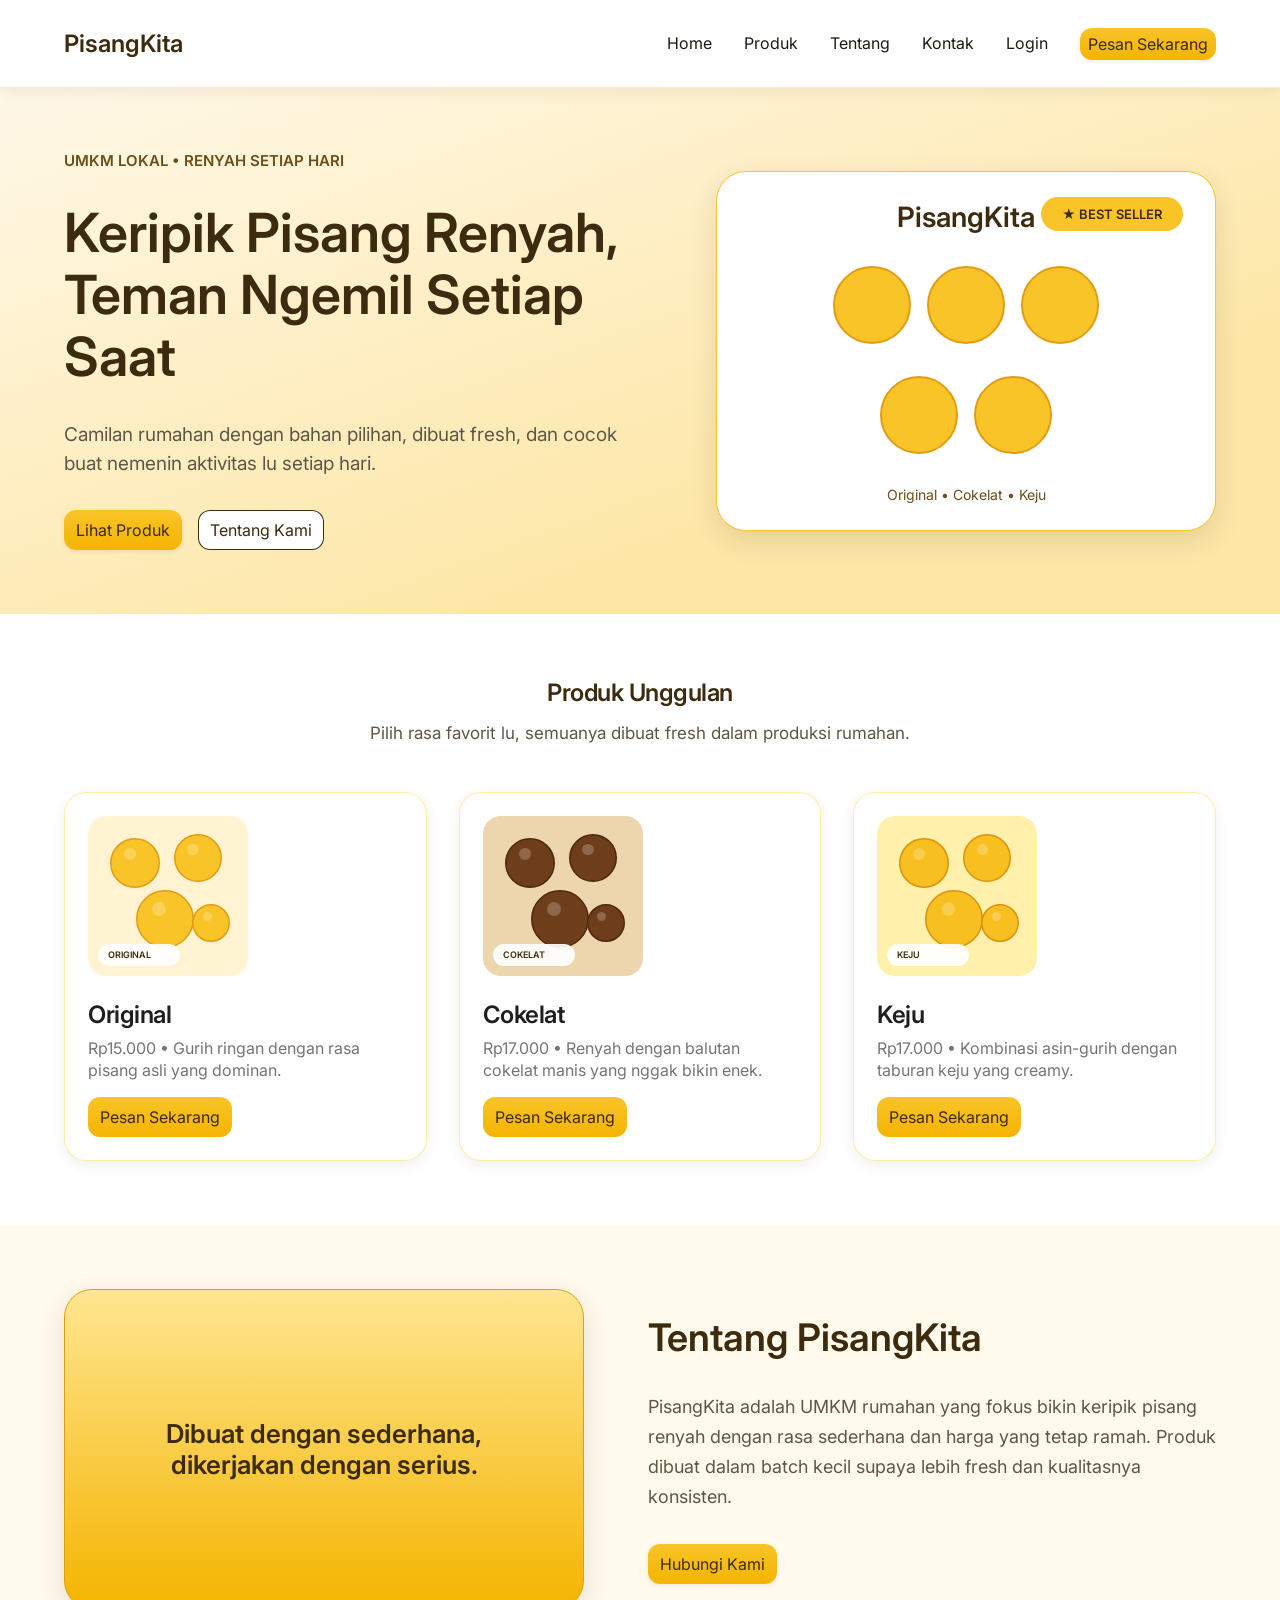
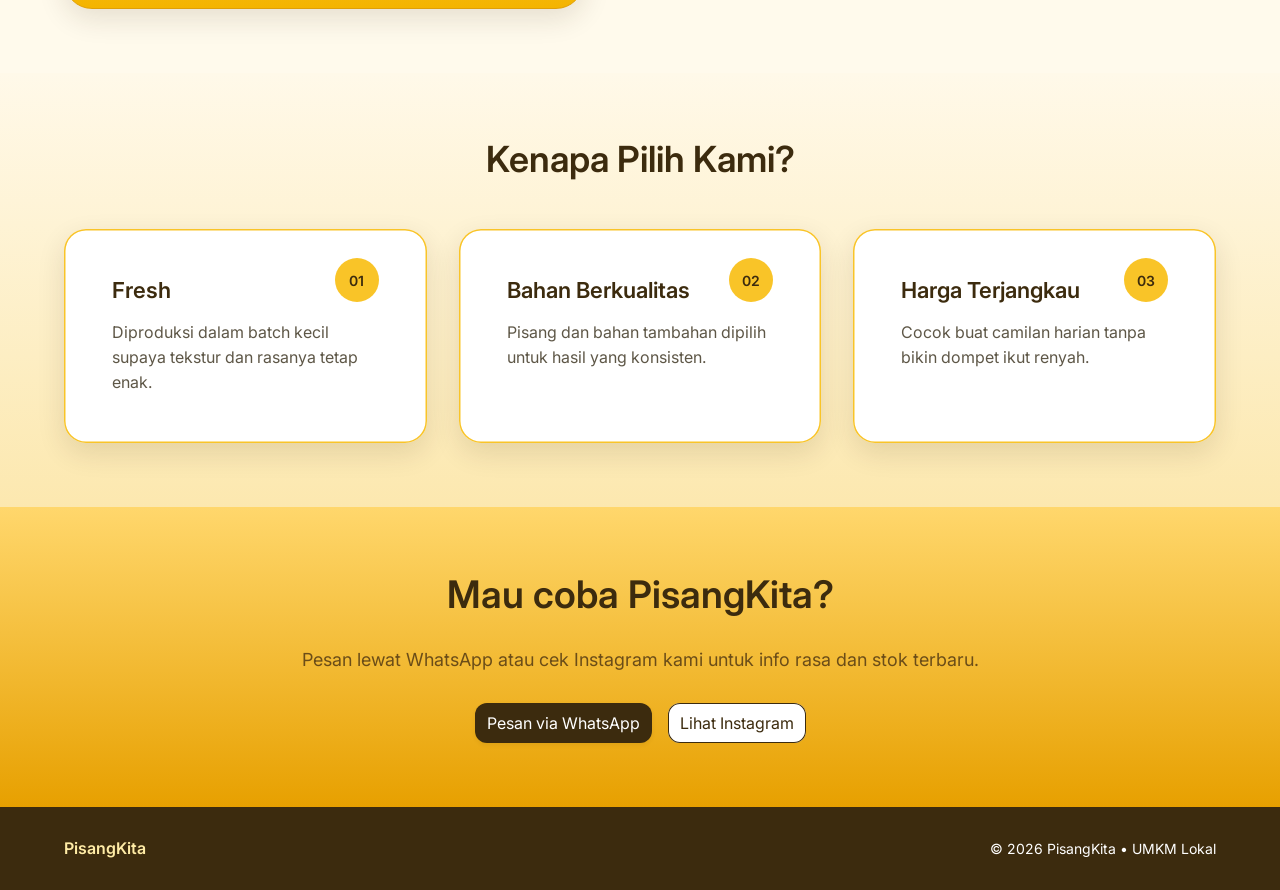
<file: index.html>
<!DOCTYPE html>
<html lang="id">
<head>
    <meta charset="UTF-8">
    <meta name="viewport" content="width=device-width, initial-scale=1.0">
    <meta name="theme-color" content="#fffaec">
    <meta name="description" content="Keripik pisang rumahan PisangKita, dibuat fresh dengan pilihan rasa original, cokelat, dan keju.">
    <title>PisangKita | Keripik Pisang Rumahan</title>
    <link rel="stylesheet" href="style.css?v=20261008-3">
    <script src="app.js?v=20261008-3" defer></script>
</head>
<body>
    <header class="navbar">
        <a href="index.html" class="logo">PisangKita</a>
        <button class="menu-toggle btn btn-secondary" type="button" aria-controls="main-menu" aria-expanded="false" hidden>Menu</button>
        <nav id="main-menu" class="nav-menu" aria-label="Navigasi utama">
            <a href="#home">Home</a>
            <a href="#produk">Produk</a>
            <a href="#tentang">Tentang</a>
            <a href="#kontak">Kontak</a>
            <a href="login.html">Login</a>
            <a href="pemesanan.html" class="btn btn-primary btn-small">Pesan Sekarang</a>
        </nav>
    </header>

    <main>
        <section class="hero" id="home">
            <div class="hero-content">
                <p class="eyebrow">UMKM LOKAL • RENYAH SETIAP HARI</p>
                <h1>Keripik Pisang Renyah, Teman Ngemil Setiap Saat</h1>
                <p class="hero-description">Camilan rumahan dengan bahan pilihan, dibuat fresh, dan cocok buat nemenin aktivitas lu setiap hari.</p>
                <div class="hero-actions">
                    <a href="#produk" class="btn btn-primary">Lihat Produk</a>
                    <a href="#tentang" class="btn btn-secondary">Tentang Kami</a>
                </div>
            </div>
            <div class="hero-visual" aria-label="Pilihan rasa PisangKita: original, cokelat, dan keju">
                <h2>PisangKita</h2>
                <span class="best-seller">★ BEST SELLER</span>
                <img class="chips-row chips-row-three" src="assets/chips-row-3.svg" alt="Tiga keripik pisang">
                <img class="chips-row chips-row-two" src="assets/chips-row-2.svg" alt="Dua keripik pisang">
                <p>Original • Cokelat • Keju</p>
            </div>
        </section>

        <section class="products" id="produk">
            <div class="section-heading">
                <h2>Produk Unggulan</h2>
                <p>Pilih rasa favorit lu, semuanya dibuat fresh dalam produksi rumahan.</p>
            </div>
            <div class="product-grid">
                <article class="product-card">
                    <div class="product-image product-image-original" role="img" aria-label="Ilustrasi keripik pisang rasa original">
                        <img class="art-chip art-chip-1" src="assets/original-chip-1.svg" alt="">
                        <img class="art-highlight art-highlight-1" src="assets/highlight-1.svg" alt="">
                        <img class="art-chip art-chip-2" src="assets/original-chip-2.svg" alt="">
                        <img class="art-highlight art-highlight-2" src="assets/highlight-2.svg" alt="">
                        <img class="art-chip art-chip-3" src="assets/original-chip-3.svg" alt="">
                        <img class="art-highlight art-highlight-3" src="assets/highlight-3.svg" alt="">
                        <img class="art-chip art-chip-4" src="assets/original-chip-4.svg" alt="">
                        <img class="art-highlight art-highlight-4" src="assets/highlight-4.svg" alt="">
                        <span class="art-label">ORIGINAL</span>
                    </div>
                    <div class="product-copy"><h3>Original</h3><p>Rp15.000 • Gurih ringan dengan rasa pisang asli yang dominan.</p></div>
                    <a href="pemesanan.html?rasa=Original" class="btn btn-secondary">Pesan Sekarang</a>
                </article>
                <article class="product-card">
                    <div class="product-image product-image-cokelat" role="img" aria-label="Ilustrasi keripik pisang rasa cokelat">
                        <img class="art-chip art-chip-1" src="assets/cokelat-chip-1.svg" alt="">
                        <img class="art-highlight art-highlight-1" src="assets/highlight-1.svg" alt="">
                        <img class="art-chip art-chip-2" src="assets/cokelat-chip-2.svg" alt="">
                        <img class="art-highlight art-highlight-2" src="assets/highlight-2.svg" alt="">
                        <img class="art-chip art-chip-3" src="assets/cokelat-chip-3.svg" alt="">
                        <img class="art-highlight art-highlight-3" src="assets/highlight-3.svg" alt="">
                        <img class="art-chip art-chip-4" src="assets/cokelat-chip-4.svg" alt="">
                        <img class="art-highlight art-highlight-4" src="assets/highlight-4.svg" alt="">
                        <span class="art-label">COKELAT</span>
                    </div>
                    <div class="product-copy"><h3>Cokelat</h3><p>Rp17.000 • Renyah dengan balutan cokelat manis yang nggak bikin enek.</p></div>
                    <a href="pemesanan.html?rasa=Cokelat" class="btn btn-secondary">Pesan Sekarang</a>
                </article>
                <article class="product-card">
                    <div class="product-image product-image-keju" role="img" aria-label="Ilustrasi keripik pisang rasa keju">
                        <img class="art-chip art-chip-1" src="assets/keju-chip-1.svg" alt="">
                        <img class="art-highlight art-highlight-1" src="assets/highlight-1.svg" alt="">
                        <img class="art-chip art-chip-2" src="assets/keju-chip-2.svg" alt="">
                        <img class="art-highlight art-highlight-2" src="assets/highlight-2.svg" alt="">
                        <img class="art-chip art-chip-3" src="assets/keju-chip-3.svg" alt="">
                        <img class="art-highlight art-highlight-3" src="assets/highlight-3.svg" alt="">
                        <img class="art-chip art-chip-4" src="assets/keju-chip-4.svg" alt="">
                        <img class="art-highlight art-highlight-4" src="assets/highlight-4.svg" alt="">
                        <span class="art-label">KEJU</span>
                    </div>
                    <div class="product-copy"><h3>Keju</h3><p>Rp17.000 • Kombinasi asin-gurih dengan taburan keju yang creamy.</p></div>
                    <a href="pemesanan.html?rasa=Keju" class="btn btn-secondary">Pesan Sekarang</a>
                </article>
            </div>
        </section>

        <section class="about" id="tentang">
            <div class="about-visual"><h3>Dibuat dengan sederhana,<br>dikerjakan dengan serius.</h3></div>
            <div class="about-content">
                <h2>Tentang PisangKita</h2>
                <p>PisangKita adalah UMKM rumahan yang fokus bikin keripik pisang renyah dengan rasa sederhana dan harga yang tetap ramah. Produk dibuat dalam batch kecil supaya lebih fresh dan kualitasnya konsisten.</p>
                <a href="kontak.html" class="btn btn-primary">Hubungi Kami</a>
            </div>
        </section>

        <section class="benefits">
            <h2>Kenapa Pilih Kami?</h2>
            <div class="benefit-grid">
                <article class="benefit-card"><span class="benefit-number" aria-hidden="true"><img src="assets/benefit-circle.svg" alt=""><span>01</span></span><h3>Fresh</h3><p>Diproduksi dalam batch kecil supaya tekstur dan rasanya tetap enak.</p></article>
                <article class="benefit-card"><span class="benefit-number" aria-hidden="true"><img src="assets/benefit-circle.svg" alt=""><span>02</span></span><h3>Bahan Berkualitas</h3><p>Pisang dan bahan tambahan dipilih untuk hasil yang konsisten.</p></article>
                <article class="benefit-card"><span class="benefit-number" aria-hidden="true"><img src="assets/benefit-circle.svg" alt=""><span>03</span></span><h3>Harga Terjangkau</h3><p>Cocok buat camilan harian tanpa bikin dompet ikut renyah.</p></article>
            </div>
        </section>

        <section class="contact-cta" id="kontak">
            <h2>Mau coba PisangKita?</h2>
            <p>Pesan lewat WhatsApp atau cek Instagram kami untuk info rasa dan stok terbaru.</p>
            <div class="contact-actions">
                <a href="https://wa.me/6281234567890" class="btn btn-primary">Pesan via WhatsApp</a>
                <a href="https://www.instagram.com/pisangkita/" class="btn btn-secondary" target="_blank" rel="noopener noreferrer">Lihat Instagram</a>
            </div>
        </section>
    </main>

    <footer class="footer">
        <strong>PisangKita</strong>
        <p>© 2026 PisangKita • UMKM Lokal</p>
    </footer>
</body>
</html>
</file>
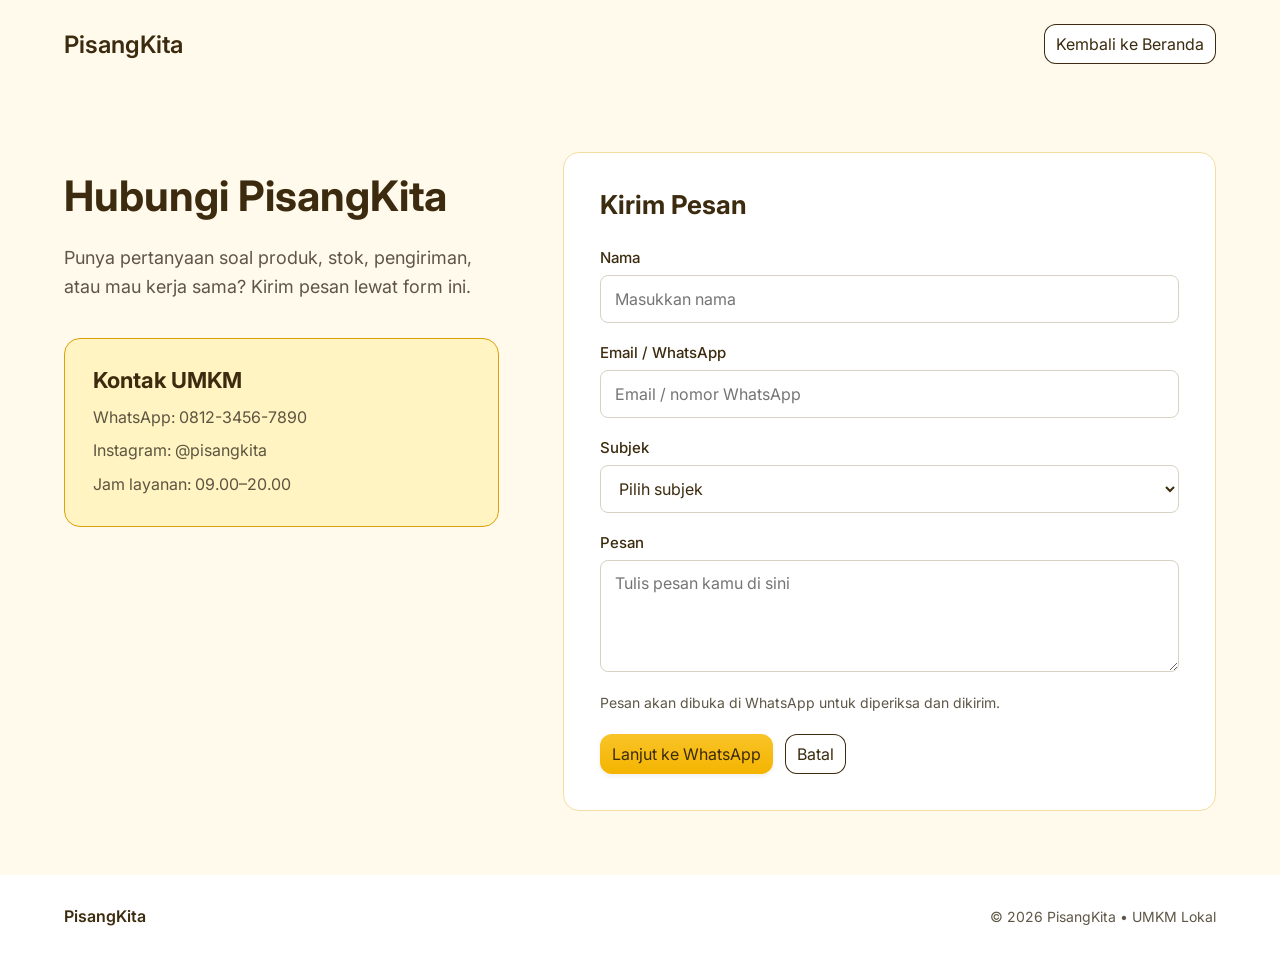
<file: kontak.html>
<!DOCTYPE html>
<html lang="id">
<head>
    <meta charset="UTF-8">
    <meta name="viewport" content="width=device-width, initial-scale=1.0">

    <title>Hubungi Kami | PisangKita</title>

    <link rel="stylesheet" href="style.css?v=20261008-3">
    <script src="app.js?v=20261008-3" defer></script>
</head>

<body>

    <!-- =========================
         HEADER
    ========================== -->
    <header class="simple-header">

        <a href="index.html" class="logo">
            PisangKita
        </a>

        <a href="index.html" class="btn btn-secondary">
            Kembali ke Beranda
        </a>

    </header>


    <!-- =========================
         CONTACT
    ========================== -->
    <main class="form-page contact-page">

        <!-- Bagian kiri -->
        <section class="form-intro">

            <h1>Hubungi PisangKita</h1>

            <p class="form-description">
                Punya pertanyaan soal produk, stok, pengiriman,
                atau mau kerja sama? Kirim pesan lewat form ini.
            </p>


            <div class="info-card contact-info">

                <h2>
                    Kontak UMKM
                </h2>

                <p>
                    WhatsApp: 0812-3456-7890
                </p>

                <p>
                    Instagram: @pisangkita
                </p>

                <p>
                    Jam layanan: 09.00–20.00
                </p>

            </div>

        </section>


        <!-- Bagian kanan -->
        <section class="form-card contact-form">

            <h2>Kirim Pesan</h2>


            <form data-form="contact" action="https://wa.me/6281234567890" method="get">
                <noscript><p>Aktifkan JavaScript untuk menyiapkan pesan dari formulir, atau <a href="https://wa.me/6281234567890">hubungi kami langsung melalui WhatsApp</a>.</p></noscript>

                <div class="form-group">

                    <label for="nama">
                        Nama
                    </label>

                    <input
                        type="text"
                        id="nama"
                        required
                        name="nama"
                        placeholder="Masukkan nama"
                    >

                </div>


                <div class="form-group">

                    <label for="contact">
                        Email / WhatsApp
                    </label>

                    <input
                        type="text"
                        id="contact"
                        required
                        name="contact"
                        placeholder="Email / nomor WhatsApp"
                    >

                </div>


                <div class="form-group">

                    <label for="subjek">
                        Subjek
                    </label>

                    <select
                        id="subjek"
                        required
                        name="subjek"
                    >

                        <option value="" selected disabled>
                            Pilih subjek
                        </option>

                        <option value="produk">
                            Pertanyaan Produk
                        </option>

                        <option value="kerja-sama">
                            Kerja Sama
                        </option>

                        <option value="lainnya">
                            Lainnya
                        </option>

                    </select>

                </div>


                <div class="form-group">

                    <label for="pesan">
                        Pesan
                    </label>

                    <textarea
                        id="pesan"
                        required
                        name="pesan"
                        placeholder="Tulis pesan kamu di sini"
                    ></textarea>

                </div>


                <p class="form-note">Pesan akan dibuka di WhatsApp untuk diperiksa dan dikirim.</p>
                <div class="form-actions">

                    <button
                        type="submit"
                        class="btn btn-primary"
                    >
                        Lanjut ke WhatsApp
                    </button>

                    <button
                        type="reset"
                        class="btn btn-secondary"
                    >
                        Batal
                    </button>

                </div>

            </form>

        </section>

    </main>


    <footer class="footer footer-white">

        <strong>
            PisangKita
        </strong>

        <p>
            © 2026 PisangKita • UMKM Lokal
        </p>

    </footer>

</body>
</html>
</file>
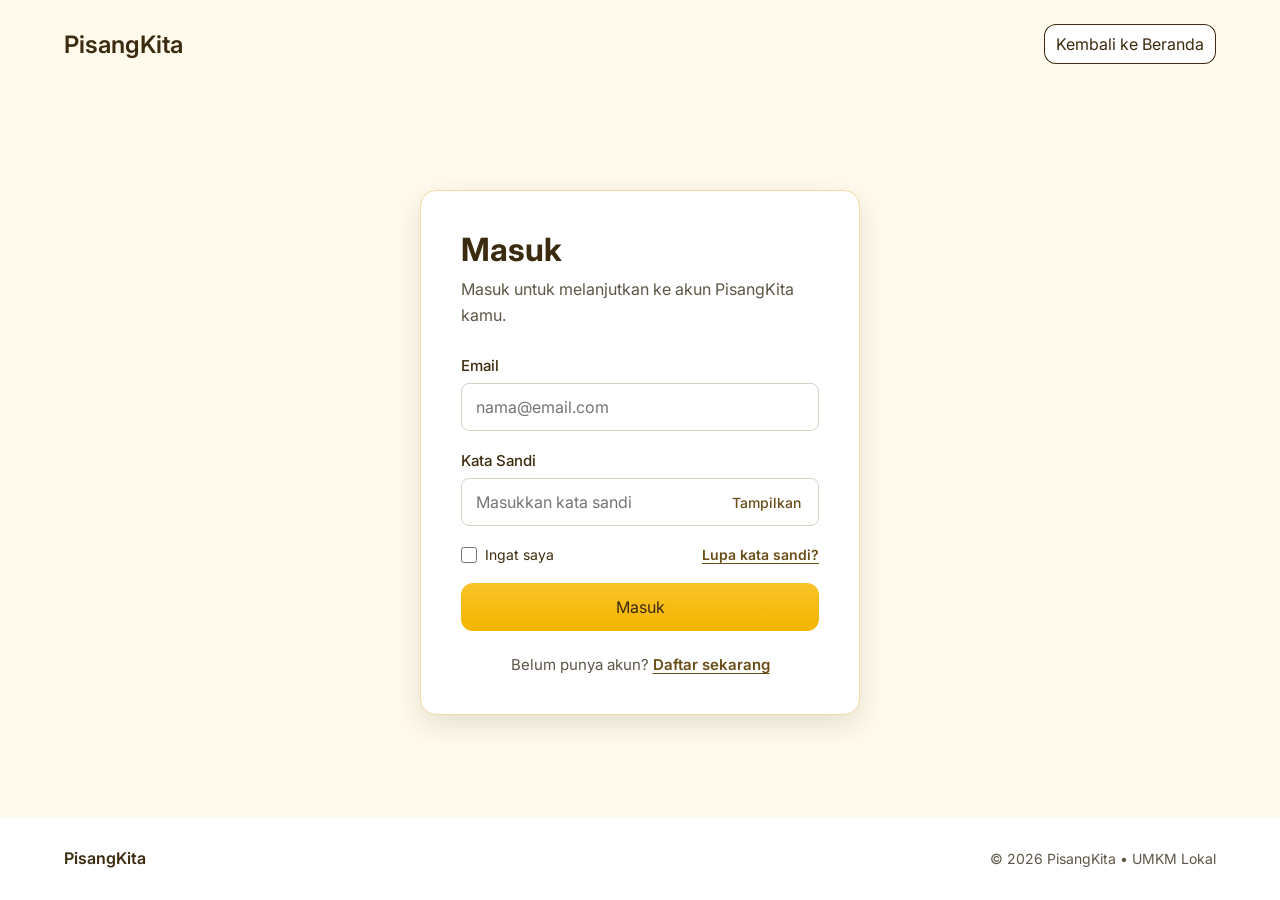
<file: login.html>
<!DOCTYPE html>
<html lang="id">
<head>
    <meta charset="UTF-8">
    <meta name="viewport" content="width=device-width, initial-scale=1.0">
    <meta name="robots" content="noindex">

    <title>Login | PisangKita</title>

    <link rel="stylesheet" href="style.css?v=20261008-3">
    <script src="app.js?v=20261008-3" defer></script>
</head>

<body>

    <header class="simple-header">
        <a href="index.html" class="logo">PisangKita</a>
        <a href="index.html" class="btn btn-secondary">Kembali ke Beranda</a>
    </header>

    <main class="login-page">

        <section class="login-card">

            <h1>Masuk</h1>
            <p class="login-description">Masuk untuk melanjutkan ke akun PisangKita kamu.</p>

            <form data-form="login" action="#" method="post" novalidate>

                <div class="form-group">
                    <label for="email">Email</label>
                    <input
                        type="email"
                        id="email"
                        name="email"
                        autocomplete="username"
                        placeholder="nama@email.com"
                        required
                    >
                    <p class="field-error" data-error-for="email" hidden></p>
                </div>

                <div class="form-group">
                    <label for="password">Kata Sandi</label>
                    <div class="password-field">
                        <input
                            type="password"
                            id="password"
                            name="password"
                            autocomplete="current-password"
                            placeholder="Masukkan kata sandi"
                            minlength="6"
                            required
                        >
                        <button type="button" class="password-toggle" aria-controls="password" aria-pressed="false">Tampilkan</button>
                    </div>
                    <p class="field-error" data-error-for="password" hidden></p>
                </div>

                <div class="login-options">
                    <label class="remember">
                        <input type="checkbox" name="ingat" id="ingat">
                        Ingat saya
                    </label>
                    <a href="#" class="login-link">Lupa kata sandi?</a>
                </div>

                <p class="login-status" aria-live="polite" hidden></p>

                <button type="submit" class="btn btn-primary login-submit">Masuk</button>

            </form>

            <p class="login-register">
                Belum punya akun? <a href="register.html" class="login-link">Daftar sekarang</a>
            </p>

        </section>

    </main>

    <footer class="footer footer-white">
        <strong>PisangKita</strong>
        <p>© 2026 PisangKita • UMKM Lokal</p>
    </footer>

</body>
</html>
</file>
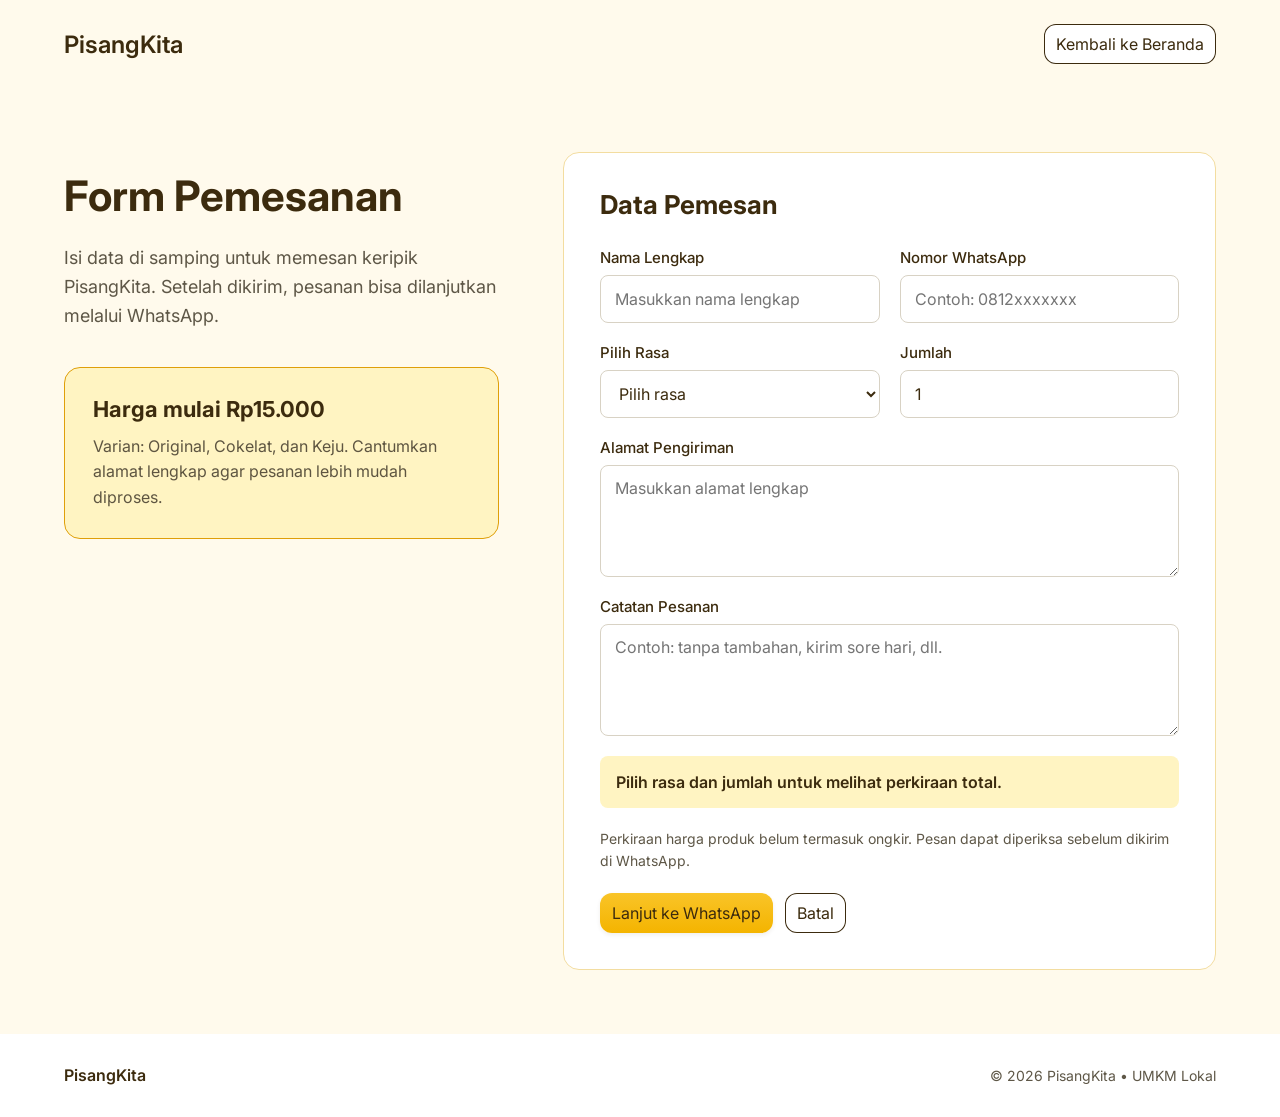
<file: pemesanan.html>
<!DOCTYPE html>
<html lang="id">
<head>
    <meta charset="UTF-8">
    <meta name="viewport" content="width=device-width, initial-scale=1.0">

    <title>Form Pemesanan | PisangKita</title>

    <link rel="stylesheet" href="style.css?v=20261008-3">
    <script src="app.js?v=20261008-3" defer></script>
</head>

<body>

    <!-- =========================
         HEADER
    ========================== -->
    <header class="simple-header">

        <a href="index.html" class="logo">
            PisangKita
        </a>

        <a href="index.html" class="btn btn-secondary">
            Kembali ke Beranda
        </a>

    </header>


    <!-- =========================
         FORM PEMESANAN
    ========================== -->
    <main class="form-page">

        <!-- Kiri -->
        <section class="form-intro">

            <h1>Form Pemesanan</h1>

            <p class="form-description">
                Isi data di samping untuk memesan keripik PisangKita.
                Setelah dikirim, pesanan bisa dilanjutkan melalui WhatsApp.
            </p>


            <div class="info-card">

                <h2>
                    Harga mulai Rp15.000
                </h2>

                <p>
                    Varian: Original, Cokelat, dan Keju.
                    Cantumkan alamat lengkap agar pesanan
                    lebih mudah diproses.
                </p>

            </div>

        </section>


        <!-- Kanan -->
        <section class="form-card">

            <h2>Data Pemesan</h2>


            <form data-form="order" action="https://wa.me/6281234567890" method="get">
                <noscript><p>Aktifkan JavaScript untuk menyiapkan pesan dari formulir, atau <a href="https://wa.me/6281234567890">hubungi kami langsung melalui WhatsApp</a>.</p></noscript>

                <!-- Row 1 -->
                <div class="form-row">

                    <div class="form-group">

                        <label for="nama">
                            Nama Lengkap
                        </label>

                        <input
                            type="text"
                            id="nama"
                            autocomplete="name"
                            name="nama"
                            placeholder="Masukkan nama lengkap"
                            required
                        >

                    </div>


                    <div class="form-group">

                        <label for="whatsapp">
                            Nomor WhatsApp
                        </label>

                        <input
                            type="tel"
                            id="whatsapp"
                            autocomplete="tel"
                            pattern="[+0-9][0-9 ()-]{7,19}"
                            title="Masukkan nomor WhatsApp yang valid, misalnya 081234567890"
                            name="whatsapp"
                            placeholder="Contoh: 0812xxxxxxx"
                            required
                        >

                    </div>

                </div>


                <!-- Row 2 -->
                <div class="form-row">

                    <div class="form-group">

                        <label for="rasa">
                            Pilih Rasa
                        </label>

                        <select id="rasa" name="rasa" required>

                            <option value="" selected disabled>
                                Pilih rasa
                            </option>

                            <option value="Original">
                                Original
                            </option>

                            <option value="Cokelat">
                                Cokelat
                            </option>

                            <option value="Keju">
                                Keju
                            </option>

                        </select>

                    </div>


                    <div class="form-group">

                        <label for="jumlah">
                            Jumlah
                        </label>

                        <input
                            type="number"
                            id="jumlah"
                            name="jumlah"
                            min="1"
                            step="1"
                            value="1"
                            required
                            placeholder="Contoh: 2 bungkus"
                        >

                    </div>

                </div>


                <div class="form-group">

                    <label for="alamat">
                        Alamat Pengiriman
                    </label>

                    <textarea
                        id="alamat"
                        required
                        name="alamat"
                        placeholder="Masukkan alamat lengkap"
                    ></textarea>

                </div>


                <div class="form-group">

                    <label for="catatan">
                        Catatan Pesanan
                    </label>

                    <textarea
                        id="catatan"
                        name="catatan"
                        placeholder="Contoh: tanpa tambahan, kirim sore hari, dll."
                    ></textarea>

                </div>


                <p class="order-summary" aria-live="polite" hidden></p>
                <p class="form-note">Perkiraan harga produk belum termasuk ongkir. Pesan dapat diperiksa sebelum dikirim di WhatsApp.</p>
                <div class="form-actions">

                    <button
                        type="submit"
                        class="btn btn-primary"
                    >
                        Lanjut ke WhatsApp
                    </button>

                    <button
                        type="reset"
                        class="btn btn-secondary"
                    >
                        Batal
                    </button>

                </div>

            </form>

        </section>

    </main>


    <footer class="footer footer-white">

        <strong>
            PisangKita
        </strong>

        <p>
            © 2026 PisangKita • UMKM Lokal
        </p>

    </footer>

</body>
</html>
</file>
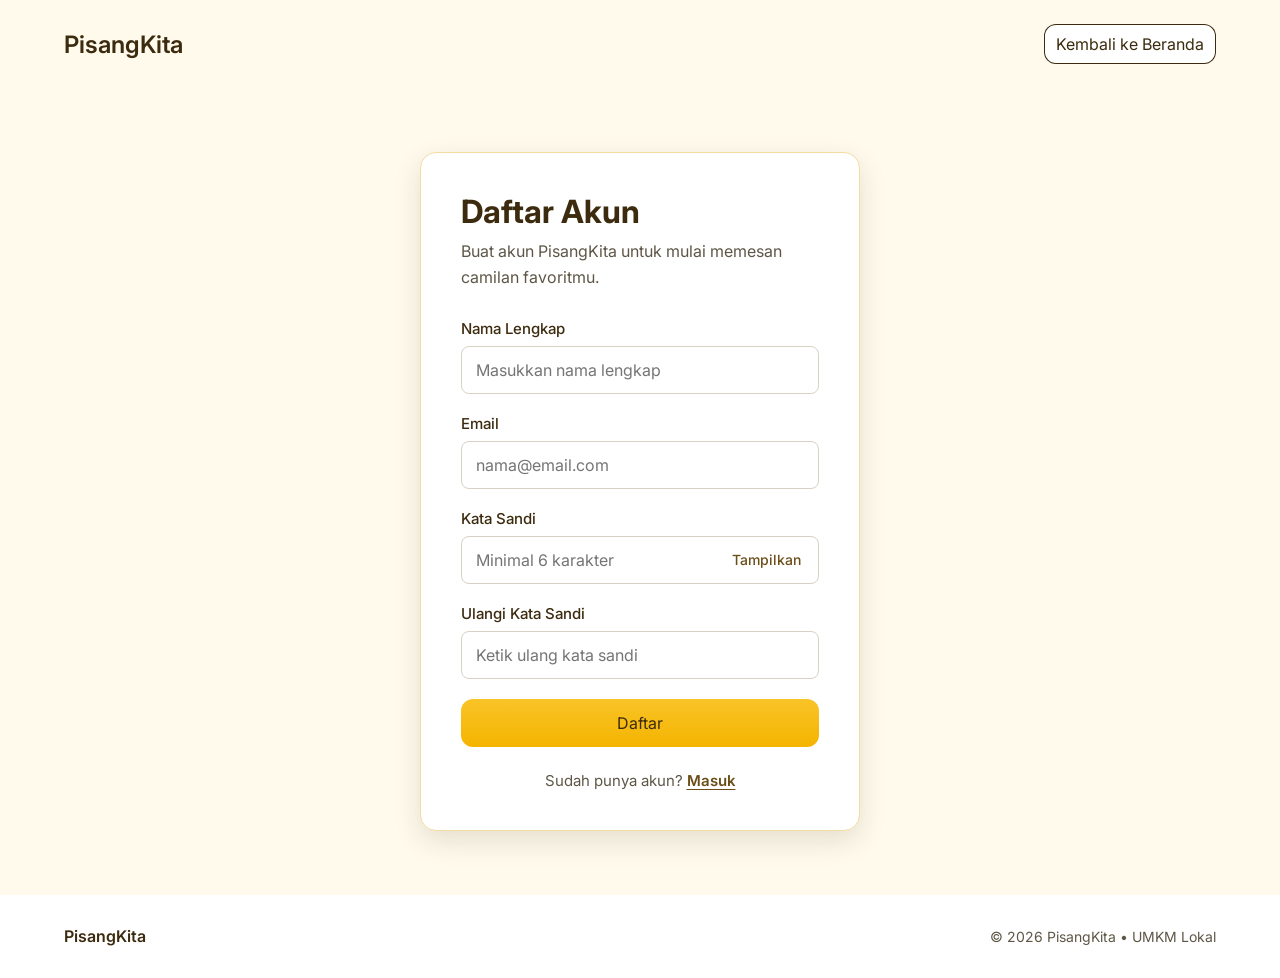
<file: register.html>
<!DOCTYPE html>
<html lang="id">
<head>
    <meta charset="UTF-8">
    <meta name="viewport" content="width=device-width, initial-scale=1.0">
    <meta name="robots" content="noindex">

    <title>Daftar | PisangKita</title>

    <link rel="stylesheet" href="style.css?v=20261008-3">
    <script src="app.js?v=20261008-3" defer></script>
</head>

<body>

    <header class="simple-header">
        <a href="index.html" class="logo">PisangKita</a>
        <a href="index.html" class="btn btn-secondary">Kembali ke Beranda</a>
    </header>

    <main class="login-page">

        <section class="login-card">

            <h1>Daftar Akun</h1>
            <p class="login-description">Buat akun PisangKita untuk mulai memesan camilan favoritmu.</p>

            <form data-form="register" action="#" method="post" novalidate>

                <div class="form-group">
                    <label for="nama">Nama Lengkap</label>
                    <input
                        type="text"
                        id="nama"
                        name="nama"
                        autocomplete="name"
                        placeholder="Masukkan nama lengkap"
                        required
                    >
                    <p class="field-error" data-error-for="nama" hidden></p>
                </div>

                <div class="form-group">
                    <label for="email">Email</label>
                    <input
                        type="email"
                        id="email"
                        name="email"
                        autocomplete="email"
                        placeholder="nama@email.com"
                        required
                    >
                    <p class="field-error" data-error-for="email" hidden></p>
                </div>

                <div class="form-group">
                    <label for="password">Kata Sandi</label>
                    <div class="password-field">
                        <input
                            type="password"
                            id="password"
                            name="password"
                            autocomplete="new-password"
                            placeholder="Minimal 6 karakter"
                            minlength="6"
                            required
                        >
                        <button type="button" class="password-toggle" aria-controls="password" aria-pressed="false">Tampilkan</button>
                    </div>
                    <p class="field-error" data-error-for="password" hidden></p>
                </div>

                <div class="form-group">
                    <label for="konfirmasi">Ulangi Kata Sandi</label>
                    <input
                        type="password"
                        id="konfirmasi"
                        name="konfirmasi"
                        autocomplete="new-password"
                        placeholder="Ketik ulang kata sandi"
                        required
                    >
                    <p class="field-error" data-error-for="konfirmasi" hidden></p>
                </div>

                <p class="login-status" aria-live="polite" hidden></p>

                <button type="submit" class="btn btn-primary login-submit">Daftar</button>

            </form>

            <p class="login-register">
                Sudah punya akun? <a href="login.html" class="login-link">Masuk</a>
            </p>

        </section>

    </main>

    <footer class="footer footer-white">
        <strong>PisangKita</strong>
        <p>© 2026 PisangKita • UMKM Lokal</p>
    </footer>

</body>
</html>
</file>
<file: style.css>
@import url('https://fonts.googleapis.com/css2?family=Inter:wght@400;500;600;700&display=swap');

:root {
    --ink: #3c2b0e;
    --muted: #5e5747;
    --yellow: #f9c428;
    --yellow-dark: #df9f09;
    --yellow-pale: #fff4c2;
    --cream: #fffaec;
    --cream-soft: #fffaec;
    --white: #fff;
    --border: #f9c428;
    --radius-card: 22px;
    --shadow-card: 0 10px 28px rgb(51 36 8 / 12%);
}

* { box-sizing: border-box; }
html { scroll-behavior: smooth; }
body {
    margin: 0;
    color: var(--ink);
    background: var(--cream);
    font-family: Inter, Arial, Helvetica, sans-serif;
    -webkit-font-smoothing: antialiased;
}
a { color: inherit; text-decoration: none; }
button, input, textarea, select { font: inherit; }

.navbar, .simple-header {
    width: 100%;
    min-height: 88px;
    padding: 16px 64px;
    display: flex;
    align-items: center;
    justify-content: space-between;
    background: var(--cream);
}
.navbar { position: relative; z-index: 1; border-bottom: 1px solid #ffeca6; background: var(--white); box-shadow: 0 4px 14px rgb(64 46 13 / 8%); }
.logo { position: relative; font-size: 24px; font-weight: 600; line-height: 29px; }
.menu-toggle.btn { display: none; }
[hidden] { display: none !important; }
:focus-visible { outline: 2px solid #6b4d18; outline-offset: 4px; }
.best-seller { position: absolute; top: 25px; right: 32px; height: 34px; width: 142px; display: grid; place-items: center; border-radius: 17px; background: var(--yellow); font-size: 13px; font-weight: 600; }
.nav-menu { display: flex; align-items: center; gap: 32px; }
.nav-menu > a:not(.btn) { position: relative; color: #1f1a12; font-size: 16px; line-height: 19px; }
.nav-menu > a:not(.btn)::after {
    position: absolute;
    right: 0;
    bottom: -7px;
    left: 0;
    height: 1px;
    background: var(--ink);
    content: "";
    transform: scaleX(0);
    transform-origin: left;
    transition: transform .2s ease;
}
.nav-menu > a:not(.btn):hover::after, .nav-menu > a:not(.btn):focus-visible::after { transform: scaleX(1); }

.btn {
    min-height: 40px;
    padding: 0 12px;
    display: inline-flex;
    align-items: center;
    justify-content: center;
    border: 0;
    border-radius: 12px;
    font-size: 16px;
    font-weight: 400;
    line-height: 1;
    transition: background-color .18s ease, border-color .18s ease, transform .18s ease;
    cursor: pointer;
}
.btn:hover { transform: translateY(-1px); }
.btn-primary { color: var(--ink); background: linear-gradient(180deg, #f9c428, #f4b400); box-shadow: 0 2px 4px rgb(64 46 13 / 8%); }
.btn-primary:hover { background: #f4b916; }
.btn-secondary { color: var(--ink); background: var(--white); box-shadow: inset 0 0 0 1px #3c2b0e; }
.btn-secondary:hover { background: var(--cream-soft); }
.btn-small { min-height: 32px; padding: 0 8px; }

.hero {
    min-height: 526px;
    padding: 64px;
    display: flex;
    align-items: center;
    justify-content: center;
    gap: 64px;
    background: linear-gradient(160deg, #fff8e8 0%, #fde7a7 70.711%);
}
.hero-content { min-width: 0; flex: 1 1 0; display: flex; flex-direction: column; align-items: flex-start; gap: 32px; }
.eyebrow { margin: 0; color: #6b4d18; font-size: 15px; font-weight: 600; line-height: 18px; }
.hero h1 { max-width: 620px; margin: 0; font-size: 54px; font-weight: 600; line-height: 62px; letter-spacing: 0; }
.hero-description { max-width: 560px; margin: 0; color: var(--muted); font-size: 19px; line-height: 29px; }
.hero-actions, .contact-actions { display: flex; align-items: center; gap: 16px; }
.hero-visual {
    width: 500px;
    height: 360px;
    flex: 0 0 500px;
    padding: 24px 48px;
    display: flex;
    flex-direction: column;
    align-items: center;
    justify-content: center;
    gap: 32px;
    overflow: hidden;
    position: relative;
    border: 1px solid var(--yellow);
    border-radius: 30px;
    background: var(--white);
    box-shadow: var(--shadow-card);
}
.hero-visual h2 { margin: 0; font-size: 28px; font-weight: 600; line-height: 34px; }
.hero-visual > p { margin: 0; color: #6b4d18; font-size: 14px; line-height: 17px; }
.chips-row { display: block; flex-shrink: 0; height: 78px; }
.chips-row-three { width: 266px; }
.chips-row-two { width: 172px; }

.about {
    min-height: 448px;
    padding: 64px;
    display: flex;
    align-items: center;
    gap: 64px;
    background: var(--cream-soft);
}
.about-visual {
    width: 520px;
    height: 320px;
    flex: 0 0 520px;
    display: flex;
    align-items: center;
    justify-content: center;
    border: 1.5px solid var(--yellow-dark);
    border-radius: 28px;
    background: linear-gradient(180deg, #ffe691, #f4b400);
    box-shadow: var(--shadow-card);
    text-align: center;
}
.about-visual h3 { margin: 0; font-size: 26px; font-weight: 600; line-height: 31px; }
.about-content { min-width: 0; flex: 1; display: flex; flex-direction: column; align-items: flex-start; gap: 32px; }
.about-content h2 { margin: 0; font-size: 38px; font-weight: 600; line-height: 46px; }
.about-content p { max-width: 610px; margin: 0; color: var(--muted); font-size: 18px; line-height: 30px; }

.products {
    padding: 64px;
    display: flex;
    flex-direction: column;
    align-items: center;
    gap: 48px;
    background: var(--white);
}
.section-heading { display: flex; flex-direction: column; align-items: center; gap: 16px; text-align: center; }
.section-heading h2 { margin: 0; font-size: 24px; font-weight: 600; line-height: 29px; letter-spacing: -.48px; }
.section-heading p { margin: 0; color: var(--muted); font-size: 17px; line-height: 21px; }
.product-grid { width: 100%; display: grid; grid-template-columns: repeat(3, minmax(0, 1fr)); gap: 32px; }
.product-card {
    min-height: 369px;
    padding: 24px;
    display: flex;
    flex-direction: column;
    align-items: flex-start;
    gap: 16px;
    border: 0;
    border-radius: 22px;
    background: var(--white);
    box-shadow: inset 0 0 0 1px #ffeca6, 0 4px 14px rgb(64 46 13 / 8%);
}
.product-image { position: relative; width: 160px; height: 160px; flex: 0 0 160px; overflow: hidden; border-radius: 18px; background: #fff3d1; }
.product-image-cokelat { background: #edd6ad; }
.product-image-keju { background: #fff0ab; }
.product-copy { margin-top: 8px; }
.product-copy h3 { margin: 0 0 8px; color: #1e1e1e; font-size: 24px; line-height: 29px; font-weight: 600; letter-spacing: -.48px; }
.product-copy p { min-height: 44px; margin: 0; color: #757575; font-size: 16px; line-height: 22px; }
.product-card .btn { margin-top: auto; box-shadow: none; background: linear-gradient(180deg, #f9c428, #f4b400); }
.art-chip, .art-highlight { position: absolute; }
.art-chip-1 { left: 22px; top: 22px; }
.art-chip-2 { left: 86px; top: 18px; }
.art-chip-3 { left: 48px; top: 74px; }
.art-chip-4 { left: 104px; top: 88px; }
.art-highlight-1 { left: 36px; top: 32px; }
.art-highlight-2 { left: 99.44px; top: 27.6px; }
.art-highlight-3 { left: 64.24px; top: 85.6px; }
.art-highlight-4 { left: 114.64px; top: 95.6px; }
.art-label { position: absolute; left: 10px; top: 128px; width: 82px; height: 22px; padding: 5px 10px; border-radius: 11px; background: rgb(255 255 255 / 92%); font-size: 9px; font-weight: 600; }
.benefit-number { position: absolute; top: 29px; right: 48px; width: 44px; height: 44px; display: grid; place-items: center; font-size: 14px; font-weight: 600; }
.benefit-number img { position: absolute; top: 0; left: 0; }
.benefit-number span { position: relative; }
.contact-cta .btn-primary { color: var(--white); background: var(--ink); }
.form-note { margin: 0; color: var(--muted); font-size: 14px; line-height: 1.6; }
.order-summary { margin: 0; padding: 16px; border-radius: 8px; background: var(--yellow-pale); font-weight: 600; }

.benefits {
    padding: 64px;
    display: flex;
    flex-direction: column;
    align-items: center;
    gap: 48px;
    background: linear-gradient(180deg, #fff9e9, #fce8af);
}
.benefits > h2 { margin: 0; font-size: 36px; font-weight: 600; line-height: 44px; }
.benefit-grid { width: 100%; display: grid; grid-template-columns: repeat(3, minmax(0, 1fr)); gap: 32px; }
.benefit-card { position: relative; box-shadow: inset 0 0 0 1.5px var(--yellow), var(--shadow-card); min-height: 189px; padding: 48px; border: 0; border-radius: var(--radius-card); background: var(--white); }
.benefit-card h3 { margin: 0 0 16px; font-size: 22px; font-weight: 600; line-height: 27px; }
.benefit-card p { max-width: 320px; margin: 0; color: var(--muted); font-size: 16px; line-height: 25px; }

.contact-cta {
    min-height: 300px;
    padding: 64px;
    display: flex;
    flex-direction: column;
    align-items: center;
    gap: 32px;
    background: linear-gradient(180deg, #ffd76c, #e7a000);
    text-align: center;
}
.contact-cta h2 { margin: 0; font-size: 38px; font-weight: 600; line-height: 46px; }
.contact-cta > p { margin: 0; color: #6b4d18; font-size: 18px; line-height: 22px; }
.footer {
    min-height: 83px;
    padding: 32px 64px;
    display: flex;
    align-items: center;
    justify-content: space-between;
    background: var(--ink);
    color: #ffeca6;
}
.footer strong { font-size: 16px; font-weight: 600; line-height: 19px; }
.footer p { margin: 0; color: var(--white); font-size: 14px; line-height: 17px; }

/* Halaman pemesanan dan kontak memakai sistem visual yang sama. */
.form-page { min-height: calc(100vh - 171px); padding: 64px; display: grid; grid-template-columns: minmax(260px, .8fr) minmax(0, 1.2fr); align-items: start; gap: 64px; background: var(--cream-soft); }
.form-intro { padding-top: 20px; }
.form-intro h1 { margin: 0 0 24px; font-size: 42px; line-height: 1.15; }
.form-description { margin: 0; color: var(--muted); font-size: 18px; line-height: 1.6; }
.info-card { margin-top: 36px; padding: 28px; border: 1px solid var(--yellow-dark); border-radius: 16px; background: var(--yellow-pale); }
.info-card h2 { margin: 0 0 12px; font-size: 22px; }
.info-card p { margin: 8px 0 0; color: #5e5541; line-height: 1.6; }
.form-card { padding: 36px; border: 1px solid #f3dda0; border-radius: 16px; background: var(--white); }
.form-card > h2 { margin: 0 0 28px; font-size: 26px; }
.form-card form { display: flex; flex-direction: column; gap: 20px; }
.form-row { display: grid; grid-template-columns: repeat(2, minmax(0, 1fr)); gap: 20px; }
.form-group { display: flex; flex-direction: column; gap: 8px; }
.form-group label { font-size: 15px; font-weight: 500; }
.form-group input, .form-group textarea, .form-group select { width: 100%; min-height: 48px; padding: 12px 14px; border: 1px solid #d8d2c4; border-radius: 8px; color: var(--ink); background: var(--white); }
.form-group textarea { min-height: 112px; resize: vertical; }
.form-group input:focus, .form-group textarea:focus, .form-group select:focus { outline: 2px solid #f2c64d; outline-offset: 1px; }
.form-actions { display: flex; gap: 12px; }
.footer-white { background: var(--white); color: var(--ink); }
.footer-white p { color: var(--muted); }

/* Halaman login */
.login-page { min-height: calc(100vh - 171px); padding: 64px; display: flex; align-items: center; justify-content: center; background: var(--cream-soft); }
.login-card { width: 100%; max-width: 440px; padding: 40px; border: 1px solid #f3dda0; border-radius: 16px; background: var(--white); box-shadow: var(--shadow-card); }
.login-card h1 { margin: 0 0 8px; font-size: 32px; line-height: 1.2; }
.login-description { margin: 0 0 28px; color: var(--muted); font-size: 16px; line-height: 1.6; }
.login-card form { display: flex; flex-direction: column; gap: 20px; }
.password-field { position: relative; display: flex; align-items: center; }
.password-field input { padding-right: 96px; }
.password-toggle { position: absolute; right: 8px; min-height: 32px; padding: 0 10px; border: 0; border-radius: 8px; color: #6b4d18; background: transparent; font-size: 14px; font-weight: 500; cursor: pointer; }
.password-toggle:hover { background: var(--yellow-pale); }
.form-group input[aria-invalid="true"] { border-color: #c0392b; }
.field-error { margin: 0; color: #b03a2e; font-size: 14px; line-height: 1.4; }
.login-options { display: flex; align-items: center; justify-content: space-between; gap: 16px; font-size: 14px; }
.remember { display: inline-flex; align-items: center; gap: 8px; cursor: pointer; }
.remember input { width: 16px; height: 16px; margin: 0; accent-color: var(--yellow-dark); }
.login-link { color: #6b4d18; font-weight: 600; text-decoration: underline; text-underline-offset: 3px; }
.login-status { margin: 0; padding: 12px 16px; border-radius: 8px; background: var(--yellow-pale); font-size: 14px; font-weight: 600; }
.login-submit { width: 100%; min-height: 48px; box-shadow: none; }
.login-register { margin: 24px 0 0; text-align: center; color: var(--muted); font-size: 15px; }

@media (max-width: 1200px) {
    .navbar, .simple-header { padding-right: 32px; padding-left: 32px; }
    .nav-menu { gap: 20px; }
    .hero, .about, .products, .benefits, .contact-cta { padding: 48px 32px; }
    .hero { gap: 32px; }
    .hero-visual { width: min(42vw, 500px); flex-basis: min(42vw, 500px); }
    .hero h1 { font-size: clamp(36px, 4.2vw, 50px); line-height: 1.15; }
    .hero-visual { padding-left: 20px; padding-right: 20px; padding-top: 64px; }
    .hero-visual h2 { align-self: flex-start; font-size: 24px; }
    .best-seller { top: 20px; right: 20px; }
    .about { gap: 40px; }
    .about-visual { width: 42%; flex-basis: 42%; padding: 24px; }
    .about-content h2 { font-size: 34px; line-height: 1.2; }
    .product-grid, .benefit-grid { gap: 20px; }
    .product-card { padding: 20px; }
    .benefit-card { padding: 82px 28px 28px; }
    .benefit-number { top: 22px; right: 28px; }
    .form-page { padding: 48px 32px; gap: 36px; }
}

@media (max-width: 900px) {
    .navbar, .simple-header { min-height: 72px; padding: 16px 20px; flex-wrap: wrap; gap: 14px; }
    .logo { font-size: 22px; }
    .menu-toggle.btn:not([hidden]) { display: inline-flex; }
    .menu-toggle:not([hidden]) + .nav-menu { display: none; }
    .menu-toggle:not([hidden]) + .nav-menu.is-open { display: flex; }
    .nav-menu { width: 100%; justify-content: space-between; gap: 10px; flex-wrap: wrap; }
    .nav-menu > a:not(.btn) { font-size: 14px; }
    .btn { min-height: 42px; padding-right: 13px; padding-left: 13px; font-size: 14px; }
    .btn-small { min-height: 36px; }
    .hero, .about { padding: 48px 20px; flex-direction: column; align-items: stretch; }
    .hero { gap: 40px; }
    .hero-content { gap: 22px; }
    .eyebrow { font-size: 12px; }
    .hero h1 { font-size: clamp(34px, 7vw, 48px); line-height: 1.08; letter-spacing: -1px; }
    .hero-description { font-size: 16px; line-height: 25px; }
    .hero-visual { width: 100%; max-width: 500px; height: 360px; align-self: center; flex-basis: auto; padding: 62px 12px 24px; gap: 24px; }
    .hero-visual h2 { align-self: center; font-size: 24px; }
    .best-seller { top: 12px; right: 12px; height: 26px; width: 120px; font-size: 11px; }
    .hero-visual > p { font-size: 12px; }
    .chips-row { height: 78px; }
    .about { gap: 32px; }
    .about-visual { width: 100%; height: 240px; flex: 0 0 240px; padding: 24px 16px; }
    .about-visual h3 { font-size: 22px; line-height: 28px; }
    .about-content { gap: 20px; }
    .about-content h2 { font-size: 30px; }
    .about-content p { font-size: 16px; }
    .products, .benefits, .contact-cta { padding: 48px 20px; gap: 32px; }
    .section-heading { gap: 12px; }
    .section-heading p { font-size: 15px; line-height: 1.5; }
    .product-grid, .benefit-grid { grid-template-columns: 1fr; gap: 16px; }
    .product-card { min-height: auto; padding: 20px; }
    .product-copy p { min-height: 0; }
    .product-card .btn { margin-top: 0; }
    .benefits > h2 { font-size: 30px; text-align: center; }
    .benefit-card { min-height: auto; padding: 28px; }
    .benefit-card h3 { padding-right: 52px; }
    .benefit-number { right: 24px; top: 20px; }
    .benefit-card p { max-width: none; }
    .contact-cta h2 { font-size: 30px; }
    .contact-cta > p { max-width: 460px; font-size: 16px; line-height: 1.5; }
    .contact-actions { justify-content: center; flex-wrap: wrap; }
    .footer { min-height: 76px; padding: 20px; gap: 16px; }
    .footer p { font-size: 12px; text-align: right; }
    .form-page { min-height: 0; padding: 40px 20px; grid-template-columns: 1fr; gap: 28px; }
    .form-intro { padding: 0; }
    .form-intro h1 { font-size: 34px; }
    .form-description { font-size: 16px; }
    .info-card { margin-top: 24px; }
    .form-card { padding: 24px 20px; }
    .form-row { grid-template-columns: 1fr; }
    .form-intro, .form-card, .form-group { min-width: 0; }
    .simple-header { flex-wrap: wrap; gap: 16px; }
}

@media (min-width: 601px) and (max-width: 900px) {
    .product-grid { grid-template-columns: repeat(3, minmax(0, 1fr)); }
    .product-card { padding: 20px; }
    .product-copy p { min-height: 88px; }
    .product-card .btn { margin-top: auto; }
}

@media (max-width: 600px) {
    .login-page { min-height: 0; padding: 40px 16px; }
    .login-card { padding: 28px 20px; }
    .login-card h1 { font-size: 28px; }
}

@media (max-width: 390px) {
    .nav-menu { column-gap: 8px; }
    .nav-menu > a:not(.btn) { font-size: 12px; }
    .nav-menu .btn-small { padding: 0 9px; font-size: 12px; }
    .hero-actions { align-items: stretch; flex-wrap: wrap; }
    .footer { align-items: flex-start; flex-direction: column; }
    .footer p { text-align: left; }
}

@media (prefers-reduced-motion: reduce) {
    html { scroll-behavior: auto; }
    *, *::before, *::after { transition-duration: .01ms !important; }
}
</file>
